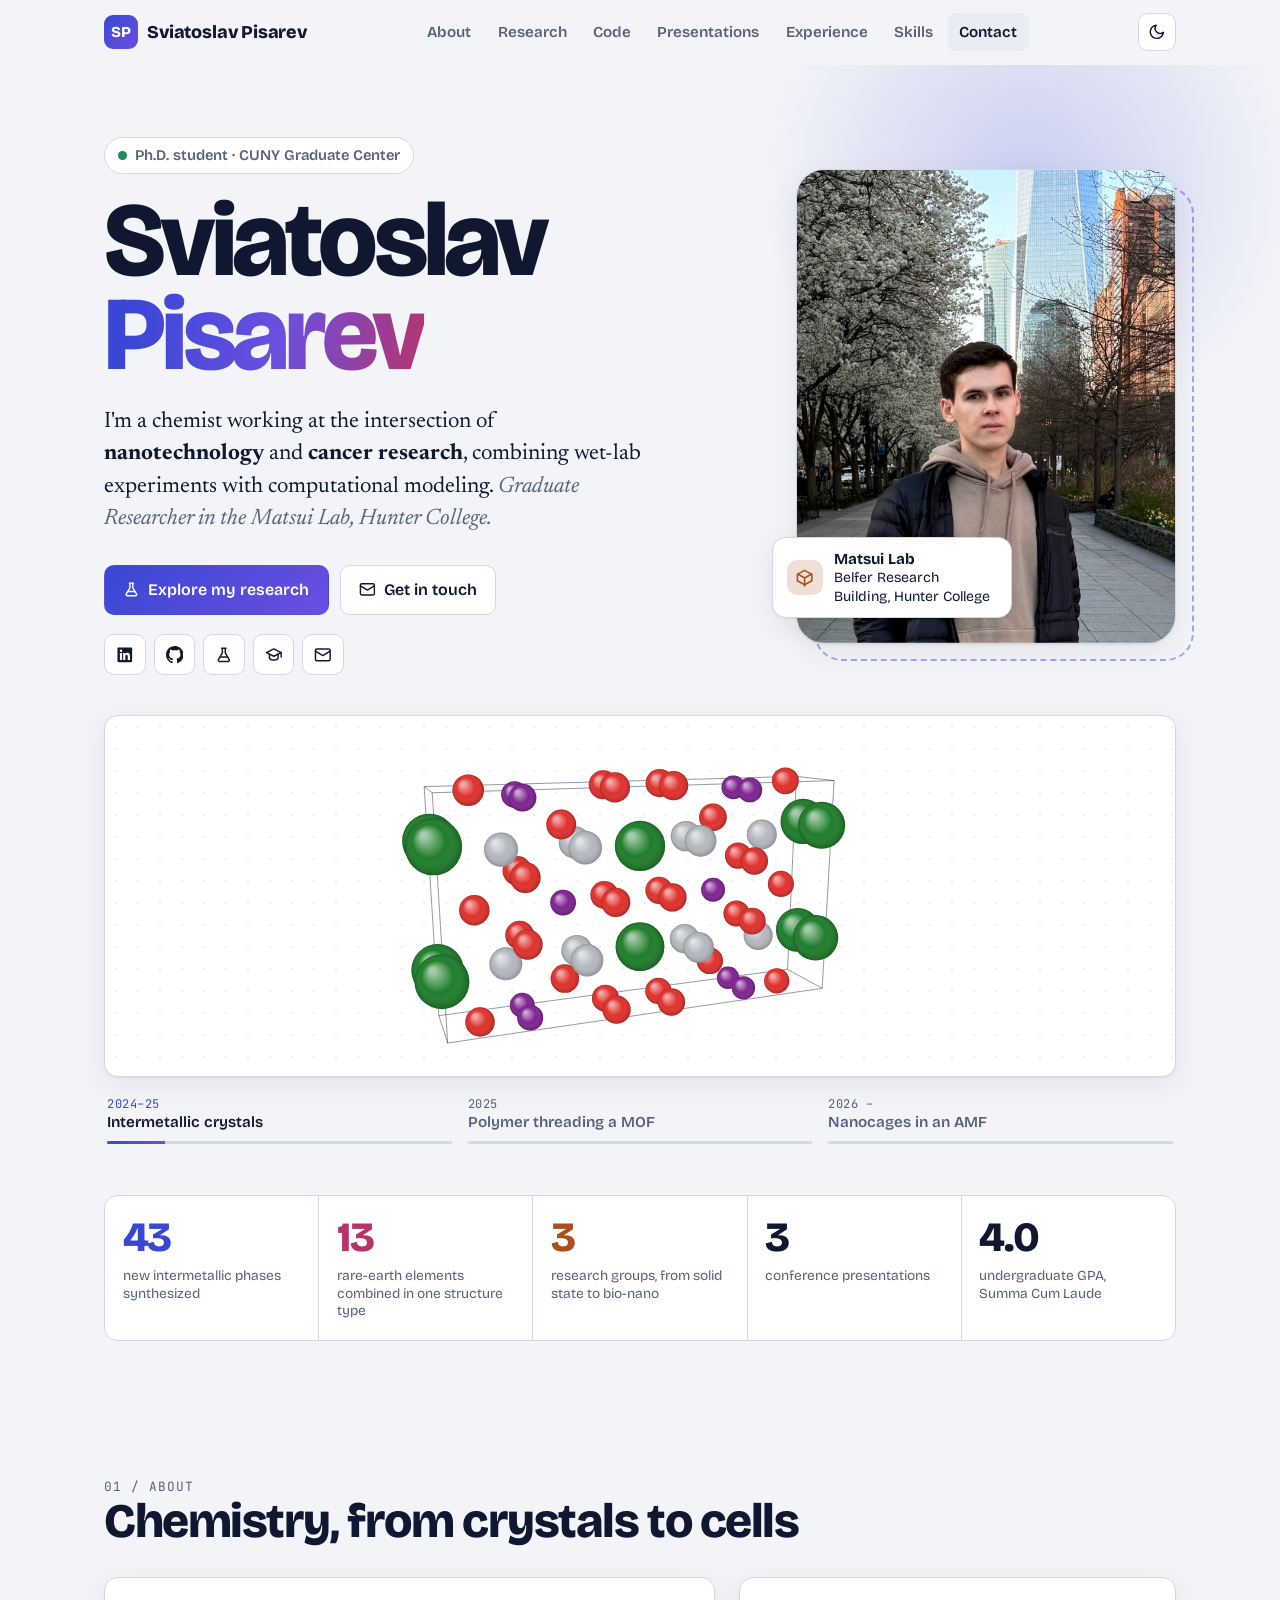
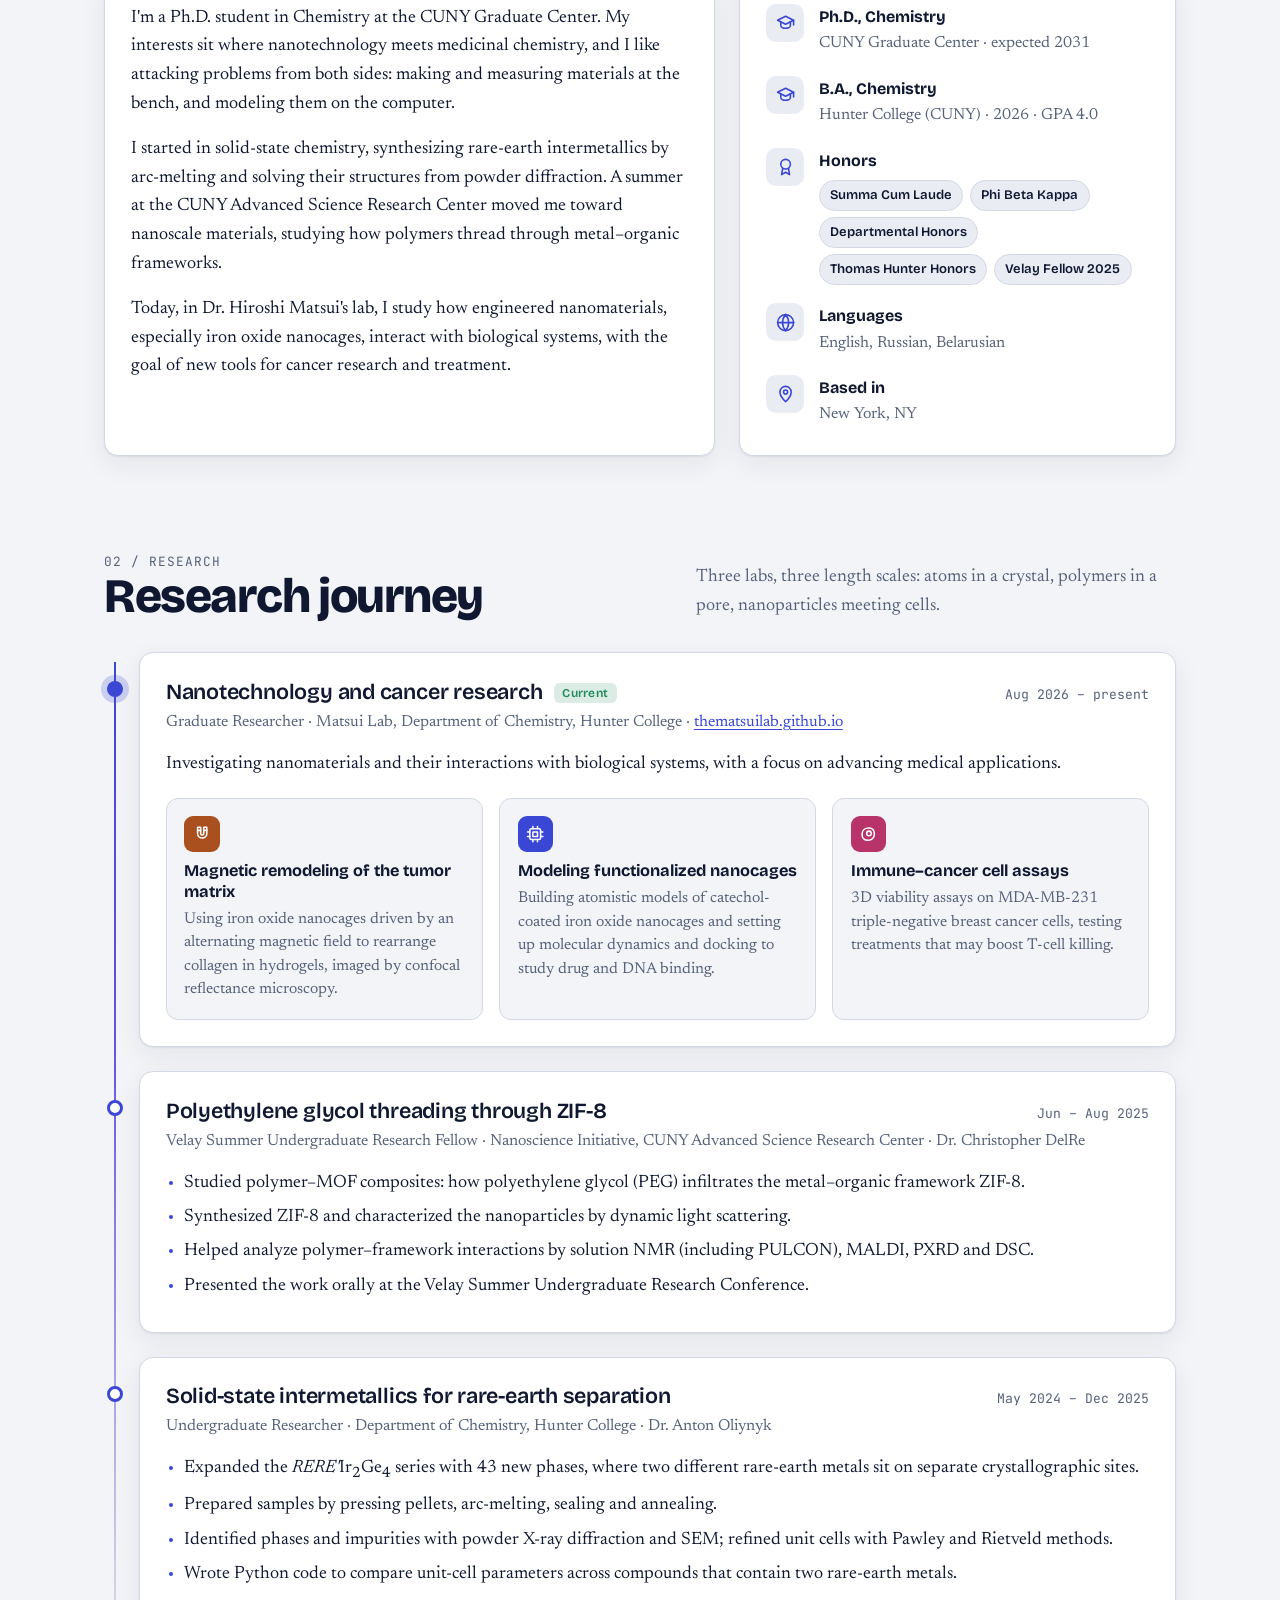
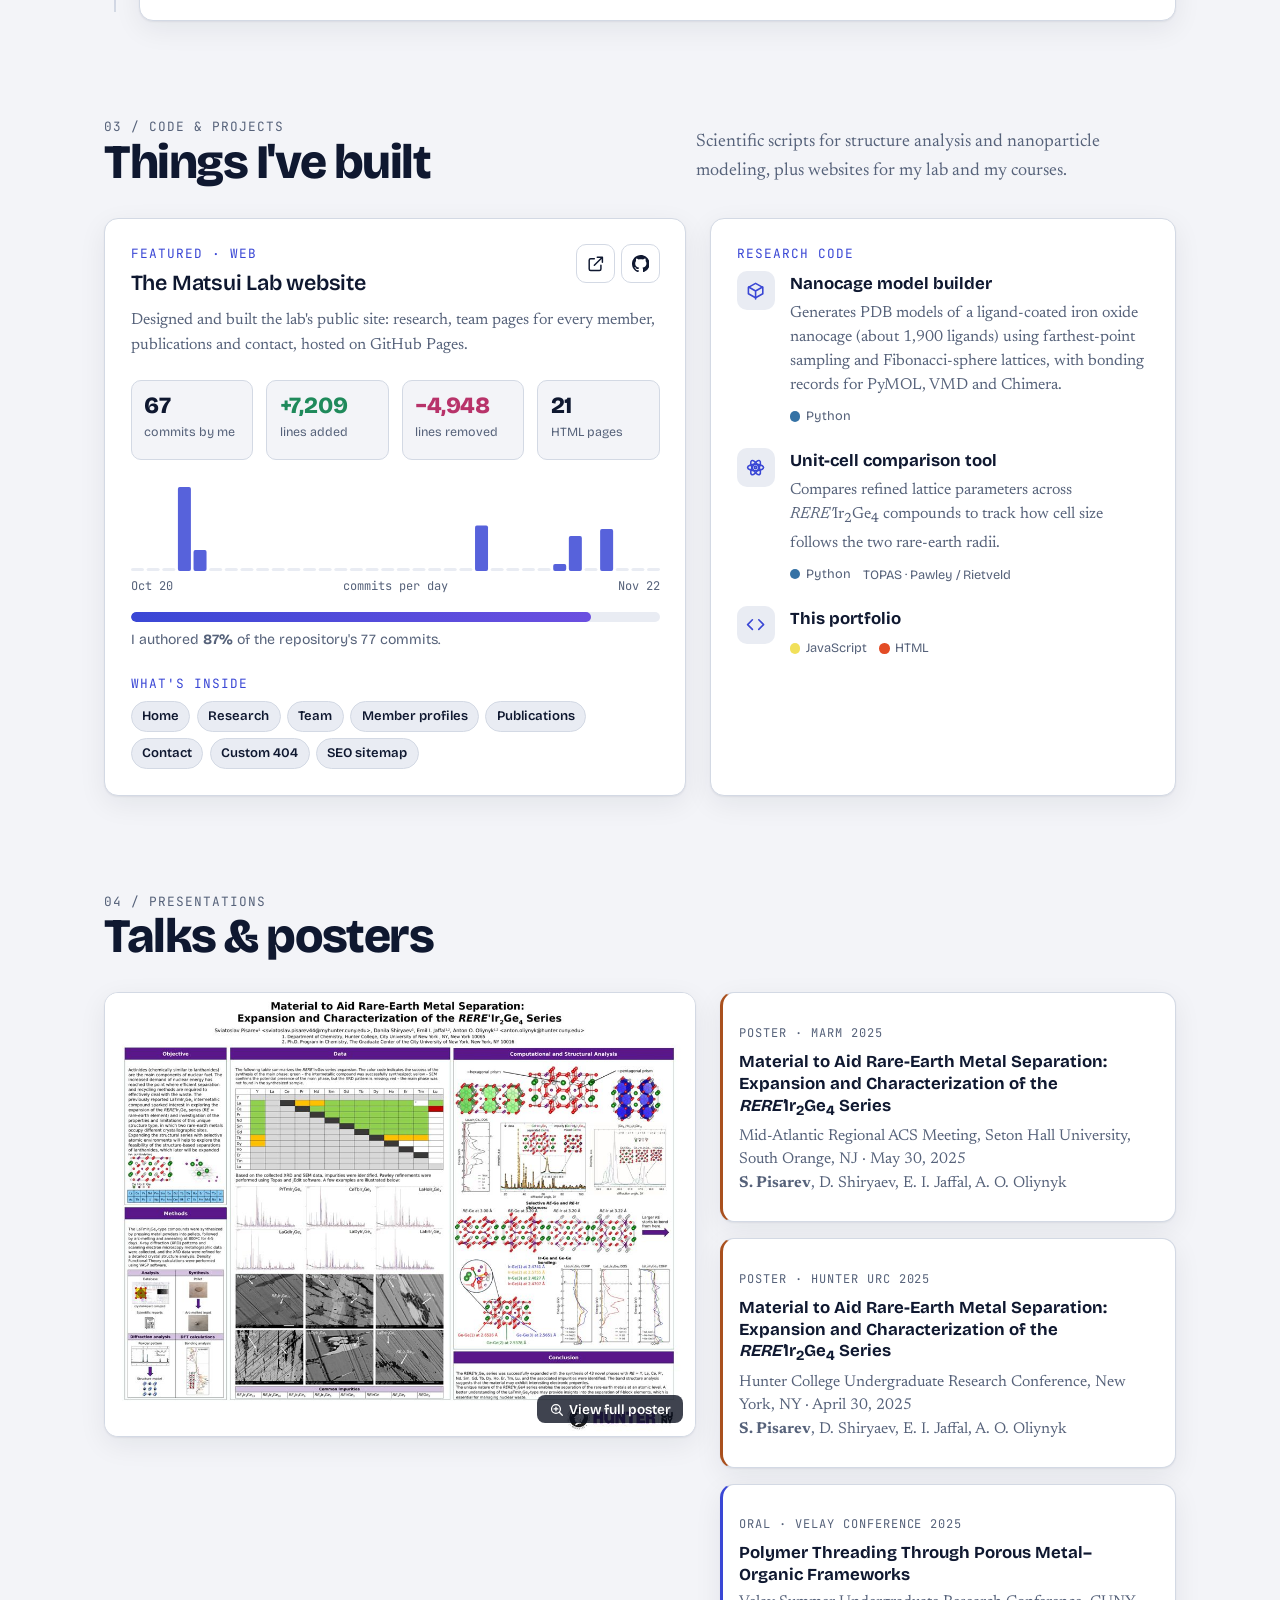
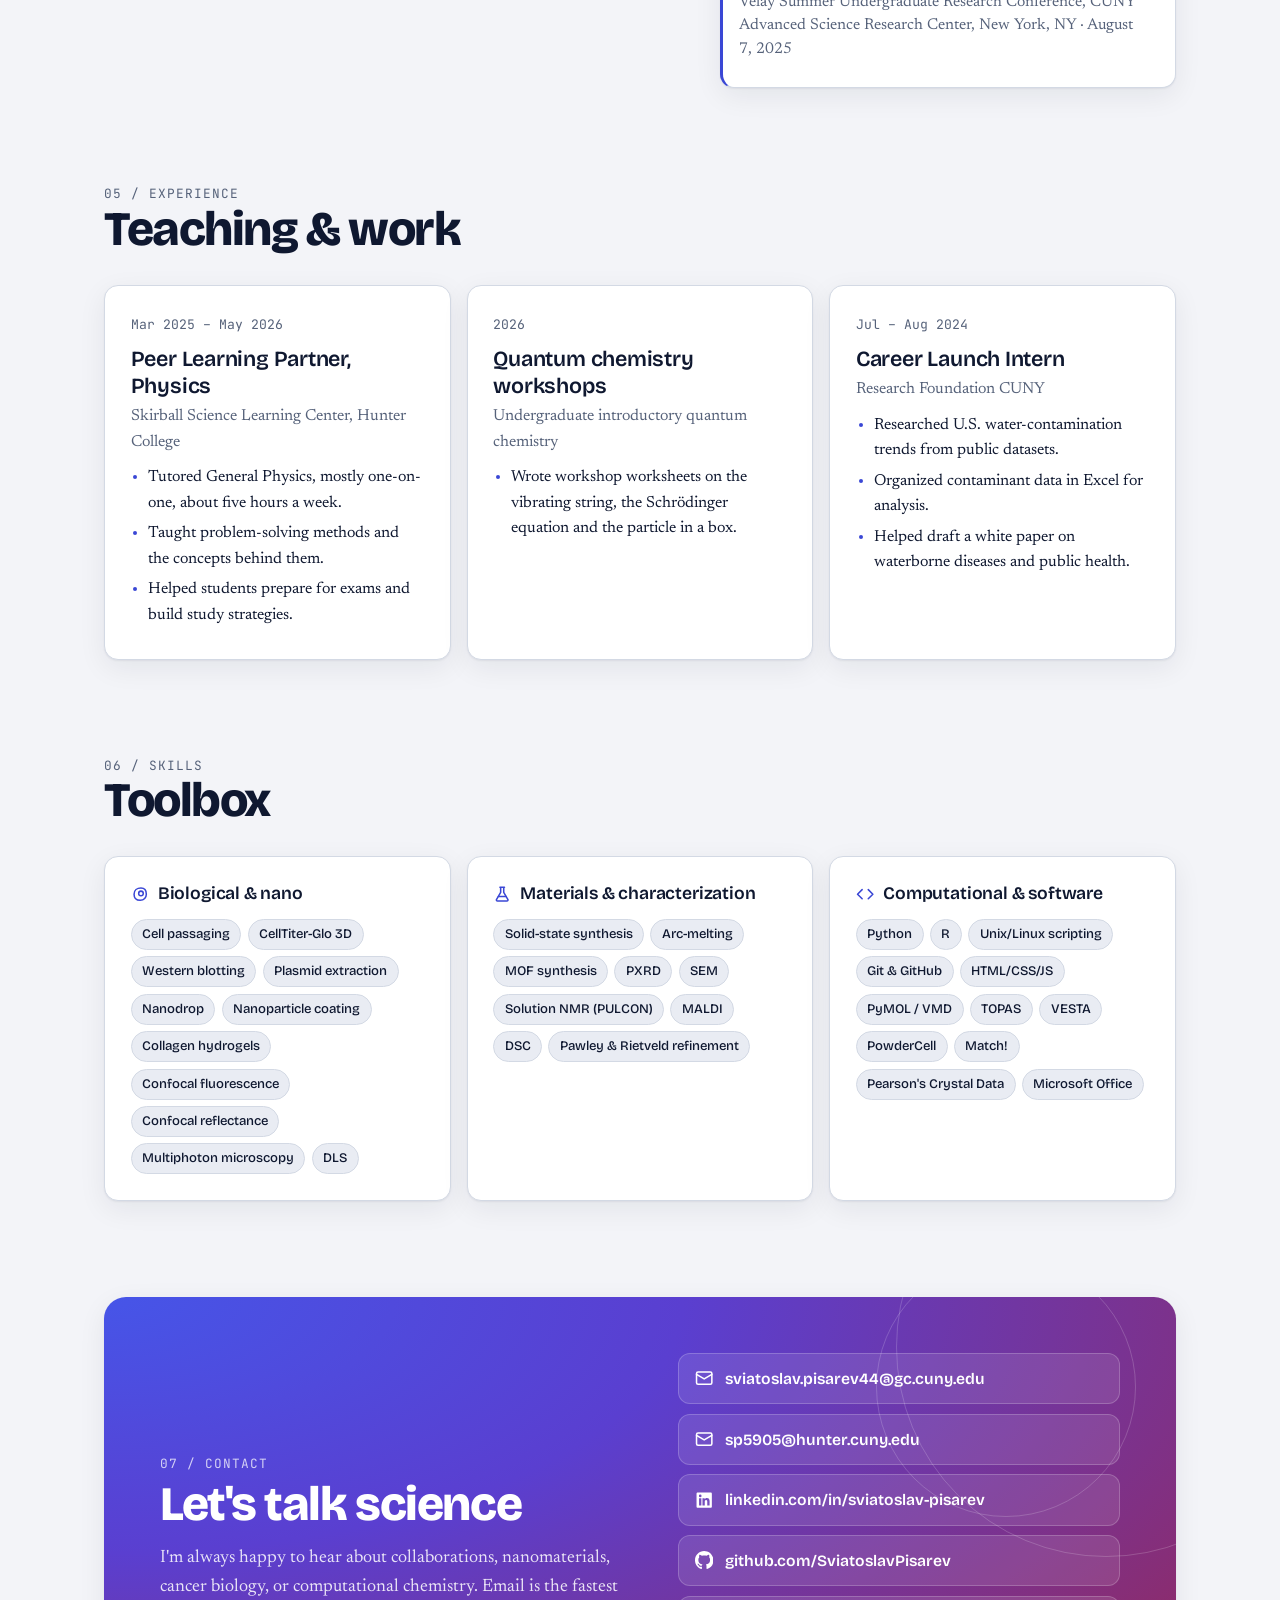
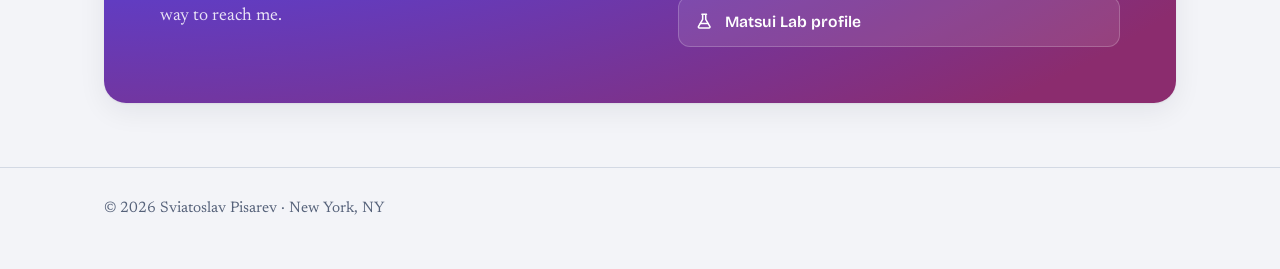
<file: index.html>
<!DOCTYPE html>
<html lang="en">
<head>
<meta charset="utf-8">
<meta name="viewport" content="width=device-width, initial-scale=1, viewport-fit=cover">
<title>Sviatoslav Pisarev | Chemistry Ph.D. student</title>
<meta name="description" content="Sviatoslav Pisarev, Chemistry Ph.D. student at the CUNY Graduate Center and graduate researcher in the Matsui Lab, working at the intersection of nanotechnology and cancer research.">
<meta name="author" content="Sviatoslav Pisarev">
<meta name="google-site-verification" content="yQ7kSuK5m1VwzE_0k2e_9GZWlL4bEM_wrN84jGu1I4s">
<meta property="og:type" content="profile">
<meta property="og:title" content="Sviatoslav Pisarev | Chemistry Ph.D. student">
<meta property="og:description" content="Nanotechnology and cancer research at the CUNY Graduate Center and the Matsui Lab, Hunter College.">
<meta property="og:image" content="https://sviatoslavpisarev.github.io/assets/img/og.jpg">
<meta property="og:url" content="https://sviatoslavpisarev.github.io/">
<link rel="canonical" href="https://sviatoslavpisarev.github.io/">
<meta name="twitter:card" content="summary_large_image">
<meta name="theme-color" content="#3A47D5">
<link rel="icon" href="assets/img/favicon.svg" type="image/svg+xml">
<link rel="preconnect" href="https://fonts.googleapis.com">
<link rel="preconnect" href="https://fonts.gstatic.com" crossorigin>
<link href="https://fonts.googleapis.com/css2?family=Bricolage+Grotesque:opsz,wght@12..96,400;12..96,600;12..96,800&family=JetBrains+Mono:wght@400;600&family=Newsreader:ital,opsz,wght@0,6..72,400;0,6..72,500;1,6..72,400&display=swap" rel="stylesheet">
<link rel="stylesheet" href="assets/css/style.css">
<script>
  // Apply the saved or system theme before the page paints
  (function () {
    var t = null;
    try { t = localStorage.getItem("theme"); } catch (e) {}
    if (!t) t = window.matchMedia && matchMedia("(prefers-color-scheme: dark)").matches ? "dark" : "light";
    document.documentElement.setAttribute("data-theme", t);
  })();
</script>
</head>
<body>

<svg width="0" height="0" style="position:absolute" aria-hidden="true">
  <defs>
    <symbol id="i-linkedin" viewBox="0 0 24 24"><path fill="currentColor" d="M20.45 2H3.55C2.7 2 2 2.7 2 3.55v16.9C2 21.3 2.7 22 3.55 22h16.9c.85 0 1.55-.7 1.55-1.55V3.55C22 2.7 21.3 2 20.45 2zM8.3 19H5.3V9.5h3V19zM6.8 8.2a1.75 1.75 0 1 1 0-3.5 1.75 1.75 0 0 1 0 3.5zM19 19h-3v-4.6c0-1.1 0-2.5-1.5-2.5s-1.75 1.2-1.75 2.4V19h-3V9.5h2.85v1.3h.04c.4-.75 1.37-1.55 2.83-1.55 3.02 0 3.58 2 3.58 4.58V19z"/></symbol>
    <symbol id="i-github" viewBox="0 0 16 16"><path fill="currentColor" d="M8 0C3.58 0 0 3.58 0 8c0 3.54 2.29 6.53 5.47 7.59.4.07.55-.17.55-.38 0-.19-.01-.82-.01-1.49-2.01.37-2.53-.49-2.69-.94-.09-.23-.48-.94-.82-1.13-.28-.15-.68-.52-.01-.53.63-.01 1.08.58 1.23.82.72 1.21 1.87.87 2.33.66.07-.52.28-.87.51-1.07-1.78-.2-3.64-.89-3.64-3.95 0-.87.31-1.59.82-2.15-.08-.2-.36-1.02.08-2.12 0 0 .67-.21 2.2.82.64-.18 1.32-.27 2-.27.68 0 1.36.09 2 .27 1.53-1.04 2.2-.82 2.2-.82.44 1.1.16 1.92.08 2.12.51.56.82 1.27.82 2.15 0 3.07-1.87 3.75-3.65 3.95.29.25.54.73.54 1.48 0 1.07-.01 1.93-.01 2.2 0 .21.15.46.55.38A8.01 8.01 0 0 0 16 8c0-4.42-3.58-8-8-8z"/></symbol>
    <symbol id="i-mail" viewBox="0 0 24 24" fill="none" stroke="currentColor" stroke-width="2" stroke-linecap="round" stroke-linejoin="round"><rect x="2" y="4" width="20" height="16" rx="2"/><path d="m22 7-10 6L2 7"/></symbol>
    <symbol id="i-flask" viewBox="0 0 24 24" fill="none" stroke="currentColor" stroke-width="2" stroke-linecap="round" stroke-linejoin="round"><path d="M9 3h6M10 3v6.5L4.5 19A1.5 1.5 0 0 0 5.8 21h12.4a1.5 1.5 0 0 0 1.3-2L14 9.5V3"/><path d="M7 15h10"/></symbol>
    <symbol id="i-cap" viewBox="0 0 24 24" fill="none" stroke="currentColor" stroke-width="2" stroke-linecap="round" stroke-linejoin="round"><path d="M22 9 12 4 2 9l10 5 10-5z"/><path d="M6 11v5c0 1.5 2.7 3 6 3s6-1.5 6-3v-5M22 9v6"/></symbol>
    <symbol id="i-cube" viewBox="0 0 24 24" fill="none" stroke="currentColor" stroke-width="2" stroke-linecap="round" stroke-linejoin="round"><path d="M21 16V8l-9-5-9 5v8l9 5 9-5z"/><path d="m3.3 7.5 8.7 5 8.7-5M12 22.5v-10"/></symbol>
    <symbol id="i-code" viewBox="0 0 24 24" fill="none" stroke="currentColor" stroke-width="2" stroke-linecap="round" stroke-linejoin="round"><path d="m16 18 6-6-6-6M8 6l-6 6 6 6"/></symbol>
    <symbol id="i-atom" viewBox="0 0 24 24" fill="none" stroke="currentColor" stroke-width="2" stroke-linecap="round" stroke-linejoin="round"><circle cx="12" cy="12" r="1.5"/><ellipse cx="12" cy="12" rx="10" ry="4"/><ellipse cx="12" cy="12" rx="10" ry="4" transform="rotate(60 12 12)"/><ellipse cx="12" cy="12" rx="10" ry="4" transform="rotate(120 12 12)"/></symbol>
    <symbol id="i-cell" viewBox="0 0 24 24" fill="none" stroke="currentColor" stroke-width="2" stroke-linecap="round" stroke-linejoin="round"><path d="M4 12c0-5 4-8 9-8s7 4 7 8-3 8-8 8-8-3-8-8z"/><circle cx="13" cy="11" r="3"/></symbol>
    <symbol id="i-magnet" viewBox="0 0 24 24" fill="none" stroke="currentColor" stroke-width="2" stroke-linecap="round" stroke-linejoin="round"><path d="M6 3v8a6 6 0 0 0 12 0V3h-4v8a2 2 0 0 1-4 0V3z"/><path d="M6 7h4M14 7h4"/></symbol>
    <symbol id="i-ext" viewBox="0 0 24 24" fill="none" stroke="currentColor" stroke-width="2" stroke-linecap="round" stroke-linejoin="round"><path d="M14 3h7v7M10 14 21 3M19 14v5a2 2 0 0 1-2 2H5a2 2 0 0 1-2-2V7a2 2 0 0 1 2-2h5"/></symbol>
    <symbol id="i-zoom" viewBox="0 0 24 24" fill="none" stroke="currentColor" stroke-width="2" stroke-linecap="round" stroke-linejoin="round"><circle cx="11" cy="11" r="7"/><path d="m21 21-4.3-4.3M11 8v6M8 11h6"/></symbol>
    <symbol id="i-sun" viewBox="0 0 24 24" fill="none" stroke="currentColor" stroke-width="2" stroke-linecap="round" stroke-linejoin="round"><circle cx="12" cy="12" r="4"/><path d="M12 2v2M12 20v2M4.9 4.9l1.4 1.4M17.7 17.7l1.4 1.4M2 12h2M20 12h2M4.9 19.1l1.4-1.4M17.7 6.3l1.4-1.4"/></symbol>
    <symbol id="i-moon" viewBox="0 0 24 24" fill="none" stroke="currentColor" stroke-width="2" stroke-linecap="round" stroke-linejoin="round"><path d="M21 12.8A9 9 0 1 1 11.2 3a7 7 0 0 0 9.8 9.8z"/></symbol>
    <symbol id="i-menu" viewBox="0 0 24 24" fill="none" stroke="currentColor" stroke-width="2" stroke-linecap="round"><path d="M4 7h16M4 12h16M4 17h16"/></symbol>
    <symbol id="i-pin" viewBox="0 0 24 24" fill="none" stroke="currentColor" stroke-width="2" stroke-linecap="round" stroke-linejoin="round"><path d="M12 22s7-6.2 7-12a7 7 0 1 0-14 0c0 5.8 7 12 7 12z"/><circle cx="12" cy="10" r="2.5"/></symbol>
    <symbol id="i-award" viewBox="0 0 24 24" fill="none" stroke="currentColor" stroke-width="2" stroke-linecap="round" stroke-linejoin="round"><circle cx="12" cy="9" r="6"/><path d="m8.5 14 -1.5 8 5-3 5 3-1.5-8"/></symbol>
    <symbol id="i-globe" viewBox="0 0 24 24" fill="none" stroke="currentColor" stroke-width="2" stroke-linecap="round" stroke-linejoin="round"><circle cx="12" cy="12" r="10"/><path d="M2 12h20M12 2a15 15 0 0 1 0 20M12 2a15 15 0 0 0 0 20"/></symbol>
    <symbol id="i-chip" viewBox="0 0 24 24" fill="none" stroke="currentColor" stroke-width="2" stroke-linecap="round" stroke-linejoin="round"><rect x="5" y="5" width="14" height="14" rx="2"/><rect x="9" y="9" width="6" height="6"/><path d="M9 2v3M15 2v3M9 19v3M15 19v3M2 9h3M2 15h3M19 9h3M19 15h3"/></symbol>
    <symbol id="i-wrench" viewBox="0 0 24 24" fill="none" stroke="currentColor" stroke-width="2" stroke-linecap="round" stroke-linejoin="round"><path d="M14.7 6.3a4 4 0 0 0 5 5L22 14l-8 8-2.3-2.3a4 4 0 0 0-5-5L2 10l8-8z" transform="scale(.9) translate(1.3 1.3)"/></symbol>
    <symbol id="i-file" viewBox="0 0 24 24" fill="none" stroke="currentColor" stroke-width="2" stroke-linecap="round" stroke-linejoin="round"><path d="M14 2H6a2 2 0 0 0-2 2v16a2 2 0 0 0 2 2h12a2 2 0 0 0 2-2V8z"/><path d="M14 2v6h6M8 13h8M8 17h6"/></symbol>
    <symbol id="i-id" viewBox="0 0 24 24" fill="none" stroke="currentColor" stroke-width="2" stroke-linecap="round" stroke-linejoin="round"><circle cx="12" cy="12" r="10"/><path d="M8.5 8v8M12 8h1.8a4 4 0 0 1 0 8H12z"/></symbol>
    <symbol id="i-book" viewBox="0 0 24 24" fill="none" stroke="currentColor" stroke-width="2" stroke-linecap="round" stroke-linejoin="round"><path d="M4 19.5A2.5 2.5 0 0 1 6.5 17H20V3H6.5A2.5 2.5 0 0 0 4 5.5z"/><path d="M4 19.5A2.5 2.5 0 0 0 6.5 22H20v-5"/></symbol>
    <symbol id="i-star" viewBox="0 0 24 24" fill="currentColor"><path d="m12 2 3.1 6.3 6.9 1-5 4.9 1.2 6.8L12 17.8 5.8 21l1.2-6.8-5-4.9 6.9-1z"/></symbol>
    <symbol id="i-fork" viewBox="0 0 24 24" fill="none" stroke="currentColor" stroke-width="2" stroke-linecap="round" stroke-linejoin="round"><circle cx="6" cy="5" r="2"/><circle cx="18" cy="5" r="2"/><circle cx="12" cy="19" r="2"/><path d="M6 7v2a3 3 0 0 0 3 3h6a3 3 0 0 0 3-3V7M12 12v5"/></symbol>
  </defs>
</svg>

<a class="skip" href="#main">Skip to content</a>

<header class="bar" id="bar">
  <div class="wrap">
    <a class="mark" href="#top"><span class="mono">SP</span><span>Sviatoslav Pisarev</span></a>
    <nav class="primary" id="nav" aria-label="Sections">
      <ul>
        <li><a href="#about">About</a></li>
        <li><a href="#research">Research</a></li>
        <li><a href="#code">Code</a></li>
        <li><a href="#presentations">Presentations</a></li>
        <li><a href="#experience">Experience</a></li>
        <li><a href="#skills">Skills</a></li>
        <li><a href="#contact">Contact</a></li>
      </ul>
    </nav>
    <div class="bar-tools">
      <button class="icon-btn theme-btn" id="theme-btn" type="button" aria-label="Switch between light and dark theme">
        <svg class="moon"><use href="#i-moon"/></svg><svg class="sun"><use href="#i-sun"/></svg>
      </button>
      <button class="icon-btn menu-btn" id="menu-btn" type="button" aria-label="Open menu" aria-expanded="false" aria-controls="nav">
        <svg><use href="#i-menu"/></svg>
      </button>
    </div>
  </div>
</header>

<main id="main">
  <span id="top"></span>

  <!-- ============ HERO ============ -->
  <div class="hero">
    <div class="wrap">
      <div class="hero-grid">
        <div>
          <span class="eyebrow"><span class="pulse" aria-hidden="true"></span>Ph.D. student · CUNY Graduate Center</span>
          <h1>Sviatoslav<br><span class="grad">Pisarev</span></h1>
          <p class="lede">I'm a chemist working at the intersection of <strong>nanotechnology</strong> and <strong>cancer research</strong>, combining wet-lab experiments with computational modeling. <em>Graduate Researcher in the Matsui Lab, Hunter College.</em></p>
          <div class="cta">
            <a class="btn primary" href="#research"><svg><use href="#i-flask"/></svg>Explore my research</a>
            <a class="btn" href="mailto:sviatoslav.pisarev44@gc.cuny.edu"><svg><use href="#i-mail"/></svg>Get in touch</a>
            <a class="btn" id="cv-btn" href="#" hidden><svg><use href="#i-file"/></svg>CV</a>
          </div>
          <div class="socials">
            <a class="icon-btn" data-link="linkedin" href="https://www.linkedin.com/in/sviatoslav-pisarev/" rel="noopener" target="_blank" aria-label="LinkedIn" title="LinkedIn"><svg><use href="#i-linkedin"/></svg></a>
            <a class="icon-btn" data-link="github" href="https://github.com/SviatoslavPisarev" rel="noopener" target="_blank" aria-label="GitHub" title="GitHub"><svg><use href="#i-github"/></svg></a>
            <a class="icon-btn" data-link="lab" href="https://thematsuilab.github.io/" rel="noopener" target="_blank" aria-label="The Matsui Lab website" title="The Matsui Lab"><svg><use href="#i-flask"/></svg></a>
            <a class="icon-btn" data-link="gcProfile" href="https://www.gc.cuny.edu/people/sviatoslav-pisarev" rel="noopener" target="_blank" aria-label="CUNY Graduate Center profile" title="CUNY Graduate Center profile"><svg><use href="#i-cap"/></svg></a>
            <a class="icon-btn" data-link="orcid" href="#" rel="noopener" target="_blank" aria-label="ORCID" title="ORCID" hidden><svg><use href="#i-id"/></svg></a>
            <a class="icon-btn" data-link="scholar" href="#" rel="noopener" target="_blank" aria-label="Google Scholar" title="Google Scholar" hidden><svg><use href="#i-book"/></svg></a>
            <a class="icon-btn" href="mailto:sviatoslav.pisarev44@gc.cuny.edu" aria-label="Email" title="Email"><svg><use href="#i-mail"/></svg></a>
          </div>
        </div>

        <div class="portrait">
          <div class="frame"><img src="assets/img/profile.jpg" width="800" height="800" alt="Portrait of Sviatoslav Pisarev in Lower Manhattan."></div>
          <div class="badge">
            <span class="dot"><svg><use href="#i-cube"/></svg></span>
            <span><b>Matsui Lab</b>Belfer Research Building, Hunter College</span>
          </div>
        </div>
      </div>

      <figure class="scene reveal" id="journey" role="img" aria-label="Animated research journey: a rare-earth intermetallic crystal, a polymer threading through a metal–organic framework, and iron oxide nanocages in an alternating magnetic field.">
        <div class="stage"><canvas aria-hidden="true"></canvas></div>
        <div class="journey-steps">
          <button type="button"><span class="yr">2024–25</span><b>Intermetallic crystals</b><span class="track"><i></i></span></button>
          <button type="button"><span class="yr">2025</span><b>Polymer threading a MOF</b><span class="track"><i></i></span></button>
          <button type="button"><span class="yr">2026 –</span><b>Nanocages in an AMF</b><span class="track"><i></i></span></button>
        </div>
      </figure>

      <!-- ============ STATS ============ -->
      <div class="stats reveal" aria-label="Highlights">
        <div class="stat"><div class="num" data-count="43">43</div><div class="lbl">new intermetallic phases synthesized</div></div>
        <div class="stat"><div class="num" data-count="13">13</div><div class="lbl">rare-earth elements combined in one structure type</div></div>
        <div class="stat"><div class="num" data-count="3">3</div><div class="lbl">research groups, from solid state to bio-nano</div></div>
        <div class="stat"><div class="num" data-count="3">3</div><div class="lbl">conference presentations</div></div>
        <div class="stat"><div class="num" data-count="4.0" data-dec="1">4.0</div><div class="lbl">undergraduate GPA, Summa Cum Laude</div></div>
      </div>
    </div>
  </div>

  <div class="wrap">

    <!-- ============ ABOUT ============ -->
    <section class="block" id="about">
      <div class="sec-head reveal">
        <div><p class="kicker">01 / About</p><h2>Chemistry, from crystals to cells</h2></div>
      </div>
      <div class="about-grid">
        <div class="card prose reveal">
          <p>I'm a Ph.D. student in Chemistry at the CUNY Graduate Center. My interests sit where nanotechnology meets medicinal chemistry, and I like attacking problems from both sides: making and measuring materials at the bench, and modeling them on the computer.</p>
          <p>I started in solid-state chemistry, synthesizing rare-earth intermetallics by arc-melting and solving their structures from powder diffraction. A summer at the CUNY Advanced Science Research Center moved me toward nanoscale materials, studying how polymers thread through metal–organic frameworks.</p>
          <p style="margin-bottom:0">Today, in Dr. Hiroshi Matsui's lab, I study how engineered nanomaterials, especially iron oxide nanocages, interact with biological systems, with the goal of new tools for cancer research and treatment.</p>
        </div>
        <div class="card facts reveal">
          <div class="fact"><span class="ico"><svg><use href="#i-cap"/></svg></span><div><b>Ph.D., Chemistry</b><span>CUNY Graduate Center · expected 2031</span></div></div>
          <div class="fact"><span class="ico"><svg><use href="#i-cap"/></svg></span><div><b>B.A., Chemistry</b><span>Hunter College (CUNY) · 2026 · GPA 4.0</span></div></div>
          <div class="fact"><span class="ico"><svg><use href="#i-award"/></svg></span><div><b>Honors</b>
            <ul class="chips"><li>Summa Cum Laude</li><li>Phi Beta Kappa</li><li>Departmental Honors</li><li>Thomas Hunter Honors</li><li>Velay Fellow 2025</li></ul></div></div>
          <div class="fact"><span class="ico"><svg><use href="#i-globe"/></svg></span><div><b>Languages</b><span>English, Russian, Belarusian</span></div></div>
          <div class="fact"><span class="ico"><svg><use href="#i-pin"/></svg></span><div><b>Based in</b><span>New York, NY</span></div></div>
        </div>
      </div>
    </section>

    <!-- ============ RESEARCH ============ -->
    <section class="block" id="research">
      <div class="sec-head reveal">
        <div><p class="kicker">02 / Research</p><h2>Research journey</h2></div>
        <p>Three labs, three length scales: atoms in a crystal, polymers in a pore, nanoparticles meeting cells.</p>
      </div>

      <div class="timeline">
        <article class="tl-item now card reveal">
          <div class="tl-top">
            <h3>Nanotechnology and cancer research <span class="tag">Current</span></h3>
            <span class="when">Aug 2026 – present</span>
          </div>
          <p class="where">Graduate Researcher · Matsui Lab, Department of Chemistry, Hunter College · <a href="https://thematsuilab.github.io/" target="_blank" rel="noopener">thematsuilab.github.io</a></p>
          <p style="margin-bottom:0">Investigating nanomaterials and their interactions with biological systems, with a focus on advancing medical applications.</p>
          <div class="projects-now">
            <div class="mini">
              <span class="ico c1"><svg><use href="#i-magnet"/></svg></span>
              <h4>Magnetic remodeling of the tumor matrix</h4>
              <p>Using iron oxide nanocages driven by an alternating magnetic field to rearrange collagen in hydrogels, imaged by confocal reflectance microscopy.</p>
            </div>
            <div class="mini">
              <span class="ico c2"><svg><use href="#i-chip"/></svg></span>
              <h4>Modeling functionalized nanocages</h4>
              <p>Building atomistic models of catechol-coated iron oxide nanocages and setting up molecular dynamics and docking to study drug and DNA binding.</p>
            </div>
            <div class="mini">
              <span class="ico c3"><svg><use href="#i-cell"/></svg></span>
              <h4>Immune–cancer cell assays</h4>
              <p>3D viability assays on MDA-MB-231 triple-negative breast cancer cells, testing treatments that may boost T-cell killing.</p>
            </div>
          </div>
        </article>

        <article class="tl-item card reveal">
          <div class="tl-top">
            <h3>Polyethylene glycol threading through ZIF-8</h3>
            <span class="when">Jun – Aug 2025</span>
          </div>
          <p class="where">Velay Summer Undergraduate Research Fellow · Nanoscience Initiative, CUNY Advanced Science Research Center · Dr. Christopher DelRe</p>
          <ul>
            <li>Studied polymer–MOF composites: how polyethylene glycol (PEG) infiltrates the metal–organic framework ZIF-8.</li>
            <li>Synthesized ZIF-8 and characterized the nanoparticles by dynamic light scattering.</li>
            <li>Helped analyze polymer–framework interactions by solution NMR (including PULCON), MALDI, PXRD and DSC.</li>
            <li>Presented the work orally at the Velay Summer Undergraduate Research Conference.</li>
          </ul>
        </article>

        <article class="tl-item card reveal">
          <div class="tl-top">
            <h3>Solid-state intermetallics for rare-earth separation</h3>
            <span class="when">May 2024 – Dec 2025</span>
          </div>
          <p class="where">Undergraduate Researcher · Department of Chemistry, Hunter College · Dr. Anton Oliynyk</p>
          <ul>
            <li>Expanded the <i>RERE'</i>Ir<sub>2</sub>Ge<sub>4</sub> series with 43 new phases, where two different rare-earth metals sit on separate crystallographic sites.</li>
            <li>Prepared samples by pressing pellets, arc-melting, sealing and annealing.</li>
            <li>Identified phases and impurities with powder X-ray diffraction and SEM; refined unit cells with Pawley and Rietveld methods.</li>
            <li>Wrote Python code to compare unit-cell parameters across compounds that contain two rare-earth metals.</li>
          </ul>
        </article>
      </div>
    </section>

    <!-- ============ CODE ============ -->
    <section class="block" id="code">
      <div class="sec-head reveal">
        <div><p class="kicker">03 / Code &amp; projects</p><h2>Things I've built</h2></div>
        <p>Scientific scripts for structure analysis and nanoparticle modeling, plus websites for my lab and my courses.</p>
      </div>

      <div class="code-grid">
        <div class="card reveal" id="labsite">
          <div class="repo-head">
            <div>
              <p class="kicker" style="margin-bottom:.3rem">Featured · Web</p>
              <h3>The Matsui Lab website</h3>
            </div>
            <div class="links">
              <a class="icon-btn" href="https://thematsuilab.github.io/" target="_blank" rel="noopener" aria-label="Open the live site" title="Live site"><svg><use href="#i-ext"/></svg></a>
              <a class="icon-btn" href="https://github.com/TheMatsuiLab/TheMatsuiLab.github.io" target="_blank" rel="noopener" aria-label="View the repository on GitHub" title="Repository"><svg><use href="#i-github"/></svg></a>
            </div>
          </div>
          <p style="margin:.7rem 0 0;color:var(--muted);font-size:1rem">Designed and built the lab's public site: research, team pages for every member, publications and contact, hosted on GitHub Pages.</p>
          <div class="kv">
            <div><b data-count="67">67</b><span>commits by me</span></div>
            <div><b class="plus">+<span data-count="7261">7,261</span></b><span>lines added</span></div>
            <div><b class="minus">−<span data-count="4983">4,983</span></b><span>lines removed</span></div>
            <div><b data-count="21">21</b><span>HTML pages</span></div>
          </div>
          <div class="bars-wrap">
            <svg class="bars" id="lab-bars" viewBox="0 0 600 90" preserveAspectRatio="none" role="img" aria-label="Commits per day, October 20 to November 22, 2026"></svg>
            <div class="bars-cap"><span>Oct 20</span><span>commits per day</span><span>Nov 22</span></div>
          </div>
          <div class="share">
            <div class="share-bar"><i id="share-fill" style="--w:87%"></i></div>
            <div class="share-cap">I authored <b>87%</b> of the repository's 77 commits.</div>
          </div>
          <p class="kicker" style="margin:1.4rem 0 .2rem">What's inside</p>
          <ul class="chips"><li>Home</li><li>Research</li><li>Team</li><li>Member profiles</li><li>Publications</li><li>Contact</li><li>Custom 404</li><li>SEO sitemap</li></ul>
        </div>

        <div class="card reveal">
          <p class="kicker">Research code</p>
          <div class="proj-list">
            <div class="proj">
              <span class="ico"><svg><use href="#i-cube"/></svg></span>
              <div>
                <h4>Nanocage model builder</h4>
                <p>Generates PDB models of a ligand-coated iron oxide nanocage (about 1,900 ligands) using farthest-point sampling and Fibonacci-sphere lattices, with bonding records for PyMOL, VMD and Chimera.</p>
                <span class="lang"><i style="background:#3572A5"></i>Python</span>
              </div>
            </div>
            <div class="proj">
              <span class="ico"><svg><use href="#i-atom"/></svg></span>
              <div>
                <h4>Unit-cell comparison tool</h4>
                <p>Compares refined lattice parameters across <i>RERE'</i>Ir<sub>2</sub>Ge<sub>4</sub> compounds to track how cell size follows the two rare-earth radii.</p>
                <span class="lang"><i style="background:#3572A5"></i>Python</span><span class="lang">TOPAS · Pawley / Rietveld</span>
              </div>
            </div>
            <div class="proj">
              <span class="ico"><svg><use href="#i-code"/></svg></span>
              <div>
                <h4>This portfolio</h4>
                <span class="lang"><i style="background:#F1E05A"></i>JavaScript</span><span class="lang"><i style="background:#E34C26"></i>HTML</span>
              </div>
            </div>
          </div>
        </div>
      </div>

    </section>

    <!-- ============ PRESENTATIONS ============ -->
    <section class="block" id="presentations">
      <div class="sec-head reveal">
        <div><p class="kicker">04 / Presentations</p><h2>Talks &amp; posters</h2></div>
      </div>
      <div class="pres-grid">
        <figure class="reveal" style="margin:0">
          <button class="poster-open" id="poster-open" type="button" aria-label="Open the poster full size">
            <img src="assets/img/poster-rereir2ge4-thumb.jpg" width="1100" height="825" alt="Research poster: Material to Aid Rare-Earth Metal Separation: Expansion and Characterization of the RERE'Ir2Ge4 Series, with objective, methods, data tables, diffraction patterns, electron micrographs and bonding analysis.">
            <span class="hint"><svg><use href="#i-zoom"/></svg>View full poster</span>
          </button>
        </figure>
        <div class="talks">
          <div class="talk poster card reveal">
            <span class="type">Poster · MARM 2025</span>
            <h4>Material to Aid Rare-Earth Metal Separation: Expansion and Characterization of the <i>RERE'</i>Ir<sub>2</sub>Ge<sub>4</sub> Series</h4>
            <p>Mid-Atlantic Regional ACS Meeting, Seton Hall University, South Orange, NJ · May 30, 2025<br><b>S. Pisarev</b>, D. Shiryaev, E. I. Jaffal, A. O. Oliynyk</p>
          </div>
          <div class="talk poster card reveal">
            <span class="type">Poster · Hunter URC 2025</span>
            <h4>Material to Aid Rare-Earth Metal Separation: Expansion and Characterization of the <i>RERE'</i>Ir<sub>2</sub>Ge<sub>4</sub> Series</h4>
            <p>Hunter College Undergraduate Research Conference, New York, NY · April 30, 2025<br><b>S. Pisarev</b>, D. Shiryaev, E. I. Jaffal, A. O. Oliynyk</p>
          </div>
          <div class="talk card reveal">
            <span class="type">Oral · Velay Conference 2025</span>
            <h4>Polymer Threading Through Porous Metal–Organic Frameworks</h4>
            <p>Velay Summer Undergraduate Research Conference, CUNY Advanced Science Research Center, New York, NY · August 7, 2025</p>
          </div>
        </div>
      </div>
    </section>

    <!-- ============ EXPERIENCE ============ -->
    <section class="block" id="experience">
      <div class="sec-head reveal">
        <div><p class="kicker">05 / Experience</p><h2>Teaching &amp; work</h2></div>
      </div>
      <div class="exp-grid">
        <div class="card reveal">
          <span class="when">Mar 2025 – May 2026</span>
          <h3 style="margin-top:.4rem">Peer Learning Partner, Physics</h3>
          <p class="where">Skirball Science Learning Center, Hunter College</p>
          <ul>
            <li>Tutored General Physics, mostly one-on-one, about five hours a week.</li>
            <li>Taught problem-solving methods and the concepts behind them.</li>
            <li>Helped students prepare for exams and build study strategies.</li>
          </ul>
        </div>
        <div class="card reveal">
          <span class="when">2026</span>
          <h3 style="margin-top:.4rem">Quantum chemistry workshops</h3>
          <p class="where">Undergraduate introductory quantum chemistry</p>
          <ul>
            <li>Wrote workshop worksheets on the vibrating string, the Schrödinger equation and the particle in a box.</li>
          </ul>
        </div>
        <div class="card reveal">
          <span class="when">Jul – Aug 2024</span>
          <h3 style="margin-top:.4rem">Career Launch Intern</h3>
          <p class="where">Research Foundation CUNY</p>
          <ul>
            <li>Researched U.S. water-contamination trends from public datasets.</li>
            <li>Organized contaminant data in Excel for analysis.</li>
            <li>Helped draft a white paper on waterborne diseases and public health.</li>
          </ul>
        </div>
      </div>
    </section>

    <!-- ============ SKILLS ============ -->
    <section class="block" id="skills">
      <div class="sec-head reveal">
        <div><p class="kicker">06 / Skills</p><h2>Toolbox</h2></div>
      </div>
      <div class="skills-grid">
        <div class="card reveal">
          <h3><svg><use href="#i-cell"/></svg>Biological &amp; nano</h3>
          <ul class="chips">
            <li>Cell passaging</li><li>CellTiter-Glo 3D</li><li>Western blotting</li><li>Plasmid extraction</li><li>Nanodrop</li>
            <li>Nanoparticle coating</li><li>Collagen hydrogels</li><li>Confocal fluorescence</li><li>Confocal reflectance</li><li>Multiphoton microscopy</li><li>DLS</li>
          </ul>
        </div>
        <div class="card reveal">
          <h3><svg><use href="#i-flask"/></svg>Materials &amp; characterization</h3>
          <ul class="chips">
            <li>Solid-state synthesis</li><li>Arc-melting</li><li>MOF synthesis</li><li>PXRD</li><li>SEM</li><li>Solution NMR (PULCON)</li>
            <li>MALDI</li><li>DSC</li><li>Pawley &amp; Rietveld refinement</li>
          </ul>
        </div>
        <div class="card reveal">
          <h3><svg><use href="#i-code"/></svg>Computational &amp; software</h3>
          <ul class="chips">
            <li>Python</li><li>R</li><li>Unix/Linux scripting</li><li>Git &amp; GitHub</li><li>HTML/CSS/JS</li>
            <li>PyMOL / VMD</li><li>TOPAS</li><li>VESTA</li><li>PowderCell</li><li>Match!</li><li>Pearson's Crystal Data</li><li>Microsoft Office</li>
          </ul>
        </div>
      </div>
    </section>

    <!-- ============ CONTACT ============ -->
    <section class="block" id="contact">
      <div class="contact reveal">
        <span class="orb a" aria-hidden="true"></span><span class="orb b" aria-hidden="true"></span>
        <div class="contact-grid">
          <div>
            <p class="kicker">07 / Contact</p>
            <h2>Let's talk science</h2>
            <p style="margin-top:1rem">I'm always happy to hear about collaborations, nanomaterials, cancer biology, or computational chemistry. Email is the fastest way to reach me.</p>
          </div>
          <div class="contact-links">
            <a href="mailto:sviatoslav.pisarev44@gc.cuny.edu"><svg><use href="#i-mail"/></svg>sviatoslav.pisarev44@gc.cuny.edu</a>
            <a href="mailto:sp5905@hunter.cuny.edu"><svg><use href="#i-mail"/></svg>sp5905@hunter.cuny.edu</a>
            <a href="https://www.linkedin.com/in/sviatoslav-pisarev/" target="_blank" rel="noopener"><svg><use href="#i-linkedin"/></svg>linkedin.com/in/sviatoslav-pisarev</a>
            <a data-link="github" href="https://github.com/SviatoslavPisarev" target="_blank" rel="noopener"><svg><use href="#i-github"/></svg><span>github.com/SviatoslavPisarev</span></a>
            <a href="https://thematsuilab.github.io/members/sviatoslav-pisarev.html" target="_blank" rel="noopener"><svg><use href="#i-flask"/></svg>Matsui Lab profile</a>
          </div>
        </div>
      </div>
    </section>
  </div>
</main>

<footer>
  <div class="wrap">
    <span>© <span id="year">2026</span> Sviatoslav Pisarev · New York, NY</span>
  </div>
</footer>

<dialog id="poster-dialog" aria-label="Research poster, full size">
  <div class="dlg-bar">
    <span>RERE'Ir₂Ge₄ poster</span>
    <div>
      <button type="button" id="poster-zoom">Zoom in</button>
      <a href="assets/img/poster-rereir2ge4.jpg" download>Download</a>
      <button type="button" id="poster-close">Close</button>
    </div>
  </div>
  <div class="dlg-scroll" id="poster-scroll">
    <img id="poster-big" alt="Research poster on the RERE'Ir2Ge4 series, full size.">
  </div>
</dialog>

<script src="assets/js/config.js"></script>
<script src="assets/js/journey.js"></script>
<script src="assets/js/main.js"></script>
</body>
</html>
</file>
<file: assets/css/style.css>
/* ============ Tokens ============ */
:root {
  --bg: #F3F4F8;
  --bg-2: #E9ECF3;
  --card: #FFFFFF;
  --ink: #0F1830;
  --muted: #56627A;
  --rule: #D3D9E4;
  --accent: #3A47D5;
  --accent-2: #6B4FE0;
  --accent-ink: #FFFFFF;
  --cell: #B8336A;
  --cage: #A9501E;
  --good: #1F8A5B;
  --heat-0: #E3E7EF;
  --shadow: 0 1px 2px rgba(15, 24, 48, .06), 0 8px 28px rgba(15, 24, 48, .07);
  --display: "Bricolage Grotesque", "Helvetica Neue", Arial, sans-serif;
  --body: "Newsreader", Georgia, "Times New Roman", serif;
  --mono: "JetBrains Mono", ui-monospace, SFMono-Regular, Menlo, monospace;
  --radius: 14px;
  color-scheme: light;
}
:root[data-theme="dark"] {
  --bg: #0B1222;
  --bg-2: #111A2E;
  --card: #131D33;
  --ink: #E8EDF7;
  --muted: #98A4BB;
  --rule: #26344F;
  --accent: #93A3FF;
  --accent-2: #B49CFF;
  --accent-ink: #0B1222;
  --cell: #F27BB0;
  --cage: #F0A15E;
  --good: #5FD39A;
  --heat-0: #1A2540;
  --shadow: 0 1px 2px rgba(0, 0, 0, .3), 0 10px 30px rgba(0, 0, 0, .25);
  color-scheme: dark;
}

/* ============ Base ============ */
*, *::before, *::after { box-sizing: border-box; }
[hidden] { display: none !important; }
html { scroll-behavior: smooth; scroll-padding-top: 4.5rem; }
body {
  margin: 0;
  background: var(--bg);
  color: var(--ink);
  font-family: var(--body);
  font-size: 1.125rem;
  line-height: 1.6;
  -webkit-font-smoothing: antialiased;
  transition: background-color .3s ease, color .3s ease;
}
img { max-width: 100%; display: block; }
a { color: var(--accent); text-underline-offset: 3px; text-decoration-thickness: 1px; }
a:hover { text-decoration-thickness: 2px; }
:focus-visible { outline: 3px solid var(--accent); outline-offset: 3px; border-radius: 4px; }
.wrap { max-width: 1120px; margin: 0 auto; padding: 0 1.5rem; }
.skip { position: absolute; left: -999px; top: 0; background: var(--accent); color: var(--accent-ink); padding: .5rem 1rem; z-index: 100; }
.skip:focus { left: 1rem; top: 1rem; }
.sr-only { position: absolute; width: 1px; height: 1px; overflow: hidden; clip: rect(0 0 0 0); white-space: nowrap; }

/* ============ Header ============ */
header.bar {
  position: sticky; top: 0; z-index: 50;
  background: color-mix(in srgb, var(--bg) 82%, transparent);
  backdrop-filter: saturate(1.4) blur(10px);
  -webkit-backdrop-filter: saturate(1.4) blur(10px);
  border-bottom: 1px solid transparent;
  transition: border-color .2s;
}
header.bar.scrolled { border-bottom-color: var(--rule); }
header.bar .wrap { display: flex; align-items: center; justify-content: space-between; gap: 1rem; min-height: 4rem; }
.mark { display: flex; align-items: center; gap: .6rem; font-family: var(--display); font-weight: 800; color: var(--ink); text-decoration: none; letter-spacing: -.01em; }
.mark .mono { display: grid; place-items: center; width: 2.1rem; height: 2.1rem; border-radius: 9px; background: linear-gradient(135deg, var(--accent), var(--accent-2)); color: var(--accent-ink); font-size: .95rem; }
nav.primary ul { display: flex; gap: .25rem; list-style: none; margin: 0; padding: 0; }
nav.primary a {
  display: block; padding: .4rem .7rem; border-radius: 8px;
  font-family: var(--display); font-size: .95rem; font-weight: 600; color: var(--muted); text-decoration: none;
}
nav.primary a:hover, nav.primary a.active { color: var(--ink); background: var(--bg-2); }
.bar-tools { display: flex; align-items: center; gap: .4rem; }
.icon-btn {
  display: inline-grid; place-items: center; width: 2.4rem; height: 2.4rem; border-radius: 10px;
  border: 1px solid var(--rule); background: var(--card); color: var(--ink); cursor: pointer;
}
.icon-btn:hover { border-color: var(--accent); color: var(--accent); }
.icon-btn svg { width: 1.1rem; height: 1.1rem; }
.menu-btn { display: none; }
.theme-btn .sun { display: none; }
:root[data-theme="dark"] .theme-btn .sun { display: block; }
:root[data-theme="dark"] .theme-btn .moon { display: none; }

/* ============ Hero ============ */
.hero { position: relative; padding: 4.5rem 0 2.5rem; overflow: hidden; }
.hero::before {
  content: ""; position: absolute; inset: -20% -10% auto auto; width: 60vw; height: 60vw; max-width: 760px; max-height: 760px;
  background: radial-gradient(closest-side, color-mix(in srgb, var(--accent) 22%, transparent), transparent 70%);
  pointer-events: none; z-index: 0;
}
.hero-grid { position: relative; z-index: 1; display: grid; grid-template-columns: 1.35fr .9fr; gap: 3rem; align-items: center; }
.eyebrow {
  display: inline-flex; align-items: center; gap: .55rem;
  font-family: var(--display); font-weight: 600; font-size: .92rem; color: var(--muted);
  padding: .35rem .8rem; border: 1px solid var(--rule); border-radius: 999px; background: var(--card);
}
.pulse { width: .55rem; height: .55rem; border-radius: 50%; background: var(--good); box-shadow: 0 0 0 0 color-mix(in srgb, var(--good) 60%, transparent); animation: pulse 2.2s infinite; }
@keyframes pulse { 70% { box-shadow: 0 0 0 9px transparent; } 100% { box-shadow: 0 0 0 0 transparent; } }
h1 {
  font-family: var(--display); font-weight: 800; letter-spacing: -.04em;
  font-size: clamp(3rem, 8.2vw, 6.6rem); line-height: .9; margin: 1.2rem 0 0;
}
h1 .grad { background: linear-gradient(100deg, var(--accent) 10%, var(--accent-2) 55%, var(--cell)); -webkit-background-clip: text; background-clip: text; color: transparent; }
.lede { font-size: clamp(1.2rem, 2vw, 1.4rem); line-height: 1.45; max-width: 34rem; margin: 1.5rem 0 0; }
.lede em { color: var(--muted); }
.cta { display: flex; flex-wrap: wrap; gap: .7rem; margin-top: 1.8rem; }
.btn {
  display: inline-flex; align-items: center; gap: .5rem;
  font-family: var(--display); font-weight: 600; font-size: 1rem;
  padding: .7rem 1.15rem; border-radius: 10px; text-decoration: none;
  border: 1.5px solid var(--rule); color: var(--ink); background: var(--card);
  transition: transform .15s ease, border-color .15s ease, box-shadow .15s ease;
}
.btn svg { width: 1.05rem; height: 1.05rem; }
.btn:hover { transform: translateY(-2px); border-color: var(--accent); box-shadow: var(--shadow); text-decoration: none; }
.btn.primary { background: linear-gradient(135deg, var(--accent), var(--accent-2)); border-color: transparent; color: var(--accent-ink); }
.socials { display: flex; flex-wrap: wrap; gap: .5rem; margin-top: 1.2rem; }
.socials a { width: 2.6rem; height: 2.6rem; }

.portrait { position: relative; justify-self: end; width: min(100%, 380px); }
.portrait .frame {
  position: relative; border-radius: 28px; overflow: hidden; aspect-ratio: 4 / 5;
  box-shadow: var(--shadow); border: 1px solid var(--rule);
}
.portrait img { width: 100%; height: 100%; object-fit: cover; object-position: 50% 30%; }
.portrait::before {
  content: ""; position: absolute; inset: 1.1rem -1.1rem -1.1rem 1.1rem; border-radius: 28px;
  border: 2px dashed color-mix(in srgb, var(--accent) 45%, transparent); z-index: -1;
}
.badge {
  position: absolute; left: -1.5rem; bottom: 1.6rem; max-width: 15rem;
  display: flex; gap: .7rem; align-items: center;
  background: var(--card); border: 1px solid var(--rule); border-radius: 14px; padding: .7rem .9rem;
  box-shadow: var(--shadow); font-family: var(--display); font-size: .88rem; line-height: 1.3;
}
.badge b { display: block; font-size: .95rem; }
.badge .dot { flex: none; width: 2.2rem; height: 2.2rem; border-radius: 10px; display: grid; place-items: center; background: color-mix(in srgb, var(--cage) 18%, transparent); color: var(--cage); }
.badge .dot svg { width: 1.2rem; height: 1.2rem; }

/* Scene band */
.scene { margin: 2.5rem 0 0; position: relative; }
.scene .stage { position: relative; border-radius: var(--radius); background: var(--card); border: 1px solid var(--rule); overflow: hidden; box-shadow: var(--shadow); }
.scene .stage::after { content: ""; position: absolute; inset: 0; pointer-events: none;
  background-image: radial-gradient(color-mix(in srgb, var(--muted) 22%, transparent) 1px, transparent 1px); background-size: 22px 22px; opacity: .5; }
.scene canvas { display: block; width: 100%; height: clamp(250px, 32vw, 360px); position: relative; z-index: 1; }
.scene figcaption { display: flex; justify-content: space-between; flex-wrap: wrap; gap: .5rem 1rem; font-family: var(--display); font-size: .9rem; font-weight: 600; padding: .7rem .2rem 0; color: var(--muted); }
.legend { display: inline-flex; align-items: center; gap: .45rem; }
.legend i { width: .8rem; height: .8rem; border-radius: 50%; display: inline-block; }
.l-cell i { background: var(--cell); }
.l-cage i { background: var(--cage); border-radius: 3px; }

/* ============ Stats ============ */
.stats { display: grid; grid-template-columns: repeat(5, 1fr); gap: 1px; margin-top: 3rem; background: var(--rule); border: 1px solid var(--rule); border-radius: var(--radius); overflow: hidden; }
.stat { background: var(--card); padding: 1.3rem 1.1rem 1.2rem; }
.stat .num { font-family: var(--display); font-weight: 800; font-size: clamp(1.9rem, 3.4vw, 2.6rem); line-height: 1; letter-spacing: -.03em; }
.stat .num small { font-size: .55em; color: var(--muted); font-weight: 600; margin-left: .1rem; }
.stat .lbl { font-family: var(--display); font-size: .86rem; color: var(--muted); margin-top: .5rem; line-height: 1.3; }
.stat:nth-child(1) .num { color: var(--accent); }
.stat:nth-child(2) .num { color: var(--cell); }
.stat:nth-child(3) .num { color: var(--cage); }

/* ============ Sections ============ */
section.block { padding: 6rem 0 0; }
.sec-head { display: flex; align-items: end; justify-content: space-between; gap: 1rem; flex-wrap: wrap; margin-bottom: 2rem; }
.kicker { font-family: var(--mono); font-size: .8rem; letter-spacing: .08em; text-transform: uppercase; color: var(--accent); margin: 0 0 .4rem; }
h2 { font-family: var(--display); font-weight: 800; font-size: clamp(2rem, 4.2vw, 3rem); letter-spacing: -.03em; line-height: 1; margin: 0; }
.sec-head p { margin: 0; color: var(--muted); max-width: 30rem; }
h3 { font-family: var(--display); font-weight: 600; font-size: 1.35rem; line-height: 1.25; letter-spacing: -.01em; margin: 0; }
p { margin: 0 0 1rem; }

.card { background: var(--card); border: 1px solid var(--rule); border-radius: var(--radius); padding: 1.6rem; box-shadow: var(--shadow); }

/* About */
.about-grid { display: grid; grid-template-columns: 1.4fr 1fr; gap: 1.5rem; }
.about-grid .prose p { max-width: 38rem; }
.facts { display: grid; gap: 1.1rem; }
.fact { display: grid; grid-template-columns: 2.4rem 1fr; gap: .9rem; align-items: start; }
.fact .ico { width: 2.4rem; height: 2.4rem; border-radius: 10px; display: grid; place-items: center; background: var(--bg-2); color: var(--accent); }
.fact .ico svg { width: 1.2rem; height: 1.2rem; }
.fact b { font-family: var(--display); display: block; font-size: 1rem; }
.fact span { color: var(--muted); font-size: 1rem; }
.chips { display: flex; flex-wrap: wrap; gap: .4rem; margin: .4rem 0 0; padding: 0; list-style: none; }
.chips li { font-family: var(--display); font-size: .82rem; font-weight: 600; padding: .25rem .65rem; border-radius: 999px; background: var(--bg-2); color: var(--ink); border: 1px solid var(--rule); }

/* Timeline */
.timeline { position: relative; display: grid; gap: 1.5rem; padding-left: 2.2rem; }
.timeline::before { content: ""; position: absolute; left: .6rem; top: .6rem; bottom: .6rem; width: 2px; background: linear-gradient(var(--accent), var(--accent-2) 40%, var(--rule)); }
.tl-item { position: relative; }
.tl-item::before { content: ""; position: absolute; left: -2.05rem; top: 1.75rem; width: 1rem; height: 1rem; border-radius: 50%; background: var(--card); border: 3px solid var(--accent); }
.tl-item.now::before { background: var(--accent); box-shadow: 0 0 0 6px color-mix(in srgb, var(--accent) 22%, transparent); }
.tl-top { display: flex; justify-content: space-between; align-items: baseline; gap: .5rem 1rem; flex-wrap: wrap; }
.when { font-family: var(--mono); font-size: .82rem; color: var(--muted); white-space: nowrap; }
.where { color: var(--muted); font-size: 1rem; margin: .25rem 0 .9rem; }
.tl-item ul { margin: 0; padding-left: 1.15rem; }
.tl-item li { margin-bottom: .35rem; }
.tl-item li::marker { color: var(--accent); }
.tag { display: inline-block; font-family: var(--display); font-weight: 600; font-size: .75rem; letter-spacing: .02em; padding: .15rem .55rem; border-radius: 6px; background: color-mix(in srgb, var(--good) 16%, transparent); color: var(--good); margin-left: .4rem; vertical-align: middle; }

.projects-now { display: grid; grid-template-columns: repeat(3, 1fr); gap: 1rem; margin-top: 1.2rem; }
.mini { border: 1px solid var(--rule); border-radius: 12px; padding: 1.1rem; background: var(--bg); }
.mini h4 { font-family: var(--display); font-size: 1.02rem; margin: .6rem 0 .35rem; line-height: 1.25; }
.mini p { font-size: .98rem; color: var(--muted); margin: 0; line-height: 1.5; }
.mini .ico { width: 2.2rem; height: 2.2rem; border-radius: 9px; display: grid; place-items: center; color: #fff; }
.mini .ico svg { width: 1.15rem; height: 1.15rem; }
.ico.c1 { background: var(--cage); } .ico.c2 { background: var(--accent); } .ico.c3 { background: var(--cell); }
:root[data-theme="dark"] .mini .ico { color: var(--accent-ink); }

/* Code & projects */
.code-grid { display: grid; grid-template-columns: 1.25fr 1fr; gap: 1.5rem; }
.repo-head { display: flex; justify-content: space-between; align-items: start; gap: 1rem; }
.repo-head .links { display: flex; gap: .4rem; flex: none; }
.kv { display: grid; grid-template-columns: repeat(4, 1fr); gap: .8rem; margin: 1.3rem 0; }
.kv div { background: var(--bg); border: 1px solid var(--rule); border-radius: 10px; padding: .75rem .8rem; }
.kv b { display: block; font-family: var(--display); font-weight: 800; font-size: 1.45rem; letter-spacing: -.02em; line-height: 1.1; }
.kv span { font-family: var(--display); font-size: .78rem; color: var(--muted); }
.kv .plus { color: var(--good); } .kv .minus { color: var(--cell); }
.bars-wrap { margin-top: .2rem; }
.bars-cap { display: flex; justify-content: space-between; font-family: var(--mono); font-size: .75rem; color: var(--muted); margin-top: .4rem; }
.bars { width: 100%; height: 90px; display: block; }
.share { margin-top: 1rem; }
.share-bar { height: .6rem; border-radius: 999px; background: var(--bg-2); overflow: hidden; }
.share-bar i { display: block; height: 100%; width: 0; background: linear-gradient(90deg, var(--accent), var(--accent-2)); border-radius: inherit; transition: width 1.4s cubic-bezier(.2,.7,.2,1); }
.share-cap { font-family: var(--display); font-size: .88rem; color: var(--muted); margin-top: .45rem; }

.proj-list { display: grid; gap: 1rem; }
.proj { display: grid; grid-template-columns: auto 1fr; gap: .9rem; }
.proj .ico { width: 2.4rem; height: 2.4rem; border-radius: 10px; display: grid; place-items: center; background: var(--bg-2); color: var(--accent); }
.proj .ico svg { width: 1.2rem; height: 1.2rem; }
.proj h4 { font-family: var(--display); font-size: 1.05rem; margin: 0 0 .2rem; }
.proj p { font-size: 1rem; color: var(--muted); margin: 0 0 .4rem; line-height: 1.5; }
.lang { display: inline-flex; align-items: center; gap: .35rem; font-family: var(--display); font-size: .8rem; color: var(--muted); margin-right: .8rem; }
.lang i { width: .65rem; height: .65rem; border-radius: 50%; display: inline-block; }

/* GitHub live */
.gh { margin-top: 1.5rem; }
.gh[hidden] { display: none; }
.gh-top { display: flex; gap: 1rem; align-items: center; flex-wrap: wrap; justify-content: space-between; }
.gh-user { display: flex; gap: .9rem; align-items: center; }
.gh-user img { width: 3.2rem; height: 3.2rem; border-radius: 50%; border: 1px solid var(--rule); }
.gh-user b { font-family: var(--display); font-size: 1.1rem; display: block; }
.gh-user span { font-family: var(--mono); font-size: .85rem; color: var(--muted); }
.gh-kv { grid-template-columns: repeat(4, 1fr); }
.heat-wrap { overflow-x: auto; padding-bottom: .3rem; }
.heat { display: block; min-width: 680px; width: 100%; height: auto; }
.heat-legend { display: flex; align-items: center; justify-content: space-between; gap: .3rem; font-family: var(--display); font-size: .8rem; color: var(--muted); margin-top: .5rem; flex-wrap: wrap; }
.heat-legend .scale { display: inline-flex; align-items: center; gap: .25rem; }
.heat-legend .scale i { width: .75rem; height: .75rem; border-radius: 3px; display: inline-block; }
.langbar { display: flex; height: .65rem; border-radius: 999px; overflow: hidden; margin: 1.3rem 0 .6rem; background: var(--bg-2); }
.langbar i { height: 100%; }
.langs { display: flex; flex-wrap: wrap; gap: .2rem .4rem; }
.repos { display: grid; grid-template-columns: repeat(3, 1fr); gap: .9rem; margin-top: 1.4rem; }
.repo { display: flex; flex-direction: column; gap: .35rem; text-decoration: none; color: var(--ink); border: 1px solid var(--rule); border-radius: 12px; padding: 1rem; background: var(--bg); transition: border-color .15s, transform .15s; }
.repo:hover { border-color: var(--accent); transform: translateY(-2px); text-decoration: none; }
.repo b { font-family: var(--display); font-size: 1rem; color: var(--accent); word-break: break-word; }
.repo p { font-size: .95rem; color: var(--muted); margin: 0; line-height: 1.45; flex: 1; }
.repo .meta { font-family: var(--display); font-size: .8rem; color: var(--muted); display: flex; gap: .8rem; align-items: center; }
.gh-note { font-size: .95rem; color: var(--muted); margin: 1rem 0 0; }
.skeleton { background: linear-gradient(90deg, var(--bg-2), var(--bg), var(--bg-2)); background-size: 200% 100%; animation: shimmer 1.3s infinite; border-radius: 8px; }
@keyframes shimmer { to { background-position: -200% 0; } }

/* Presentations */
.pres-grid { display: grid; grid-template-columns: 1.3fr 1fr; gap: 1.5rem; align-items: start; }
.poster-open { display: block; width: 100%; padding: 0; border: 1px solid var(--rule); border-radius: var(--radius); background: var(--card); cursor: zoom-in; overflow: hidden; position: relative; box-shadow: var(--shadow); }
.poster-open img { width: 100%; height: auto; transition: transform .5s ease; }
.poster-open:hover img { transform: scale(1.02); }
.poster-open .hint { position: absolute; right: .8rem; bottom: .8rem; font-family: var(--display); font-weight: 600; font-size: .85rem; background: rgba(10, 15, 30, .78); color: #fff; padding: .35rem .7rem; border-radius: 8px; display: inline-flex; gap: .35rem; align-items: center; }
.poster-open .hint svg { width: .95rem; height: .95rem; }
.talks { display: grid; gap: 1rem; }
.talk { position: relative; padding-left: 1rem; border-left: 3px solid var(--accent); }
.talk.poster { border-left-color: var(--cage); }
.talk .type { font-family: var(--mono); font-size: .75rem; text-transform: uppercase; letter-spacing: .08em; color: var(--muted); }
.talk h4 { font-family: var(--display); font-size: 1.05rem; line-height: 1.3; margin: .2rem 0 .3rem; }
.talk p { font-size: .98rem; color: var(--muted); margin: 0; line-height: 1.5; }

dialog#poster-dialog { width: min(96vw, 1500px); max-height: 94vh; padding: 0; background: var(--bg); color: var(--ink); border: 1px solid var(--rule); border-radius: 14px; }
dialog#poster-dialog::backdrop { background: rgba(5, 10, 20, .78); backdrop-filter: blur(3px); }
.dlg-bar { display: flex; justify-content: space-between; align-items: center; gap: .6rem; padding: .6rem .8rem; border-bottom: 1px solid var(--rule); font-family: var(--display); font-weight: 600; }
.dlg-bar div { display: flex; gap: .5rem; }
.dlg-bar button, .dlg-bar a { font-family: var(--display); font-weight: 600; font-size: .9rem; padding: .4rem .85rem; border-radius: 8px; cursor: pointer; background: transparent; color: var(--accent); border: 1.5px solid var(--accent); text-decoration: none; }
.dlg-scroll { overflow: auto; max-height: calc(94vh - 3.4rem); }
.dlg-scroll img { width: 100%; height: auto; }
.dlg-scroll.zoomed img { width: 230%; max-width: none; }

/* Experience */
.exp-grid { display: grid; grid-template-columns: repeat(3, 1fr); gap: 1rem; }
.exp-grid .card ul { margin: .6rem 0 0; padding-left: 1.1rem; font-size: 1rem; }
.exp-grid .card li { margin-bottom: .3rem; }
.exp-grid .card li::marker { color: var(--accent); }
.exp-grid .where { margin-bottom: 0; }

/* Skills */
.skills-grid { display: grid; grid-template-columns: repeat(3, 1fr); gap: 1rem; }
.skills-grid h3 { font-size: 1.1rem; display: flex; align-items: center; gap: .55rem; }
.skills-grid h3 svg { width: 1.15rem; height: 1.15rem; color: var(--accent); }
.skills-grid .chips { margin-top: .9rem; }
.skills-grid .chips li { font-weight: 500; }

/* Contact */
.contact { position: relative; overflow: hidden; border-radius: 22px; padding: clamp(2rem, 5vw, 3.5rem); color: #fff;
  background: radial-gradient(120% 140% at 0% 0%, #4655E8 0%, #5A3FD0 45%, #8B2C6E 100%); box-shadow: var(--shadow); }
.contact h2 { color: #fff; }
.contact p { color: rgba(255,255,255,.86); max-width: 34rem; }
.contact .kicker { color: rgba(255,255,255,.75); }
.contact-grid { display: grid; grid-template-columns: 1.1fr 1fr; gap: 2rem; align-items: end; position: relative; z-index: 1; }
.contact-links { display: grid; gap: .6rem; }
.contact-links a { display: flex; align-items: center; gap: .75rem; color: #fff; text-decoration: none; padding: .75rem 1rem; border-radius: 12px; background: rgba(255,255,255,.1); border: 1px solid rgba(255,255,255,.2); font-family: var(--display); font-weight: 600; font-size: .98rem; transition: background .15s; word-break: break-all; }
.contact-links a:hover { background: rgba(255,255,255,.2); }
.contact-links svg { width: 1.15rem; height: 1.15rem; flex: none; }
.contact .orb { position: absolute; border-radius: 50%; border: 1.5px solid rgba(255,255,255,.18); }
.contact .orb.a { width: 420px; height: 420px; right: -140px; top: -160px; }
.contact .orb.b { width: 260px; height: 260px; right: 40px; top: -40px; }

footer { margin: 4rem 0 0; padding: 1.8rem 0 3rem; border-top: 1px solid var(--rule); color: var(--muted); font-size: .95rem; }
footer .wrap { display: flex; justify-content: space-between; gap: 1rem; flex-wrap: wrap; }

/* Reveal */
.reveal { opacity: 0; transform: translateY(18px); transition: opacity .7s ease, transform .7s ease; }
.reveal.in { opacity: 1; transform: none; }

/* ============ Responsive ============ */
@media (max-width: 980px) {
  .stats { grid-template-columns: repeat(6, 1fr); }
  .stat { grid-column: span 2; }
  .stat:nth-child(n+4) { grid-column: span 3; }
  .projects-now, .exp-grid, .skills-grid, .repos { grid-template-columns: 1fr 1fr; }
  .code-grid, .pres-grid, .about-grid { grid-template-columns: 1fr; }
}
@media (max-width: 860px) {
  .menu-btn { display: inline-grid; }
  nav.primary { position: absolute; top: 100%; left: 0; right: 0; background: var(--bg); border-bottom: 1px solid var(--rule); display: none; }
  nav.primary.open { display: block; }
  nav.primary ul { flex-direction: column; padding: .5rem 1rem 1rem; }
  .hero-grid { grid-template-columns: 1fr; gap: 2.5rem; }
  .portrait { justify-self: start; width: min(78%, 340px); margin-left: 1.5rem; }
  .contact-grid { grid-template-columns: 1fr; }
}
@media (max-width: 600px) {
  body { font-size: 1.06rem; }
  .stats { grid-template-columns: 1fr 1fr; }
  .stat, .stat:nth-child(n+4) { grid-column: auto; }
  .stat:last-child { grid-column: span 2; }
  .projects-now, .exp-grid, .skills-grid, .repos { grid-template-columns: 1fr; }
  .kv, .gh-kv { grid-template-columns: 1fr 1fr; }
  section.block { padding-top: 4.5rem; }
  .badge { left: -1rem; }
}
@media (prefers-reduced-motion: reduce) {
  html { scroll-behavior: auto; }
  .reveal { opacity: 1; transform: none; transition: none; }
  .pulse, .skeleton { animation: none; }
}

/* Heatmap levels */
.heat rect { rx: 2px; }
.heat [data-l="0"] { fill: var(--heat-0); }
.heat [data-l="1"], .heat-legend i[data-l="1"] { fill: color-mix(in srgb, var(--accent) 30%, var(--heat-0)); background: color-mix(in srgb, var(--accent) 30%, var(--heat-0)); }
.heat [data-l="2"], .heat-legend i[data-l="2"] { fill: color-mix(in srgb, var(--accent) 55%, var(--heat-0)); background: color-mix(in srgb, var(--accent) 55%, var(--heat-0)); }
.heat [data-l="3"], .heat-legend i[data-l="3"] { fill: color-mix(in srgb, var(--accent) 80%, var(--heat-0)); background: color-mix(in srgb, var(--accent) 80%, var(--heat-0)); }
.heat [data-l="4"], .heat-legend i[data-l="4"] { fill: var(--accent-2); background: var(--accent-2); }
.heat text { fill: var(--muted); font-family: var(--display); font-size: 10px; }
.bars rect { fill: color-mix(in srgb, var(--accent) 85%, transparent); }
.bars rect.zero { fill: var(--bg-2); }
.bars line { stroke: var(--rule); }
.kv b span { font: inherit; color: inherit; }

/* Research-journey steps under the hero animation */
.journey-steps { display: grid; grid-template-columns: repeat(3, minmax(0, 1fr)); gap: .6rem; margin-top: .8rem; }
.journey-steps button {
  text-align: left; cursor: pointer; background: transparent; border: 0; padding: .35rem .2rem .2rem; color: var(--muted);
  font-family: var(--display); display: grid; gap: .1rem; border-radius: 8px;
}
.journey-steps button:hover { color: var(--ink); }
.journey-steps .yr { font-family: var(--mono); font-size: .75rem; letter-spacing: .04em; }
.journey-steps b { font-size: .95rem; font-weight: 600; line-height: 1.25; }
.journey-steps .track { display: block; height: 3px; border-radius: 3px; background: var(--rule); margin-top: .45rem; overflow: hidden; }
.journey-steps .track i { display: block; height: 100%; width: 0; background: linear-gradient(90deg, var(--accent), var(--accent-2)); }
.journey-steps button.on { color: var(--ink); }
.journey-steps button.on .yr { color: var(--accent); }
.journey-steps button.done .track i { width: 100%; opacity: .35; }
@media (max-width: 600px) { .journey-steps b { font-size: .82rem; } }
</file>
